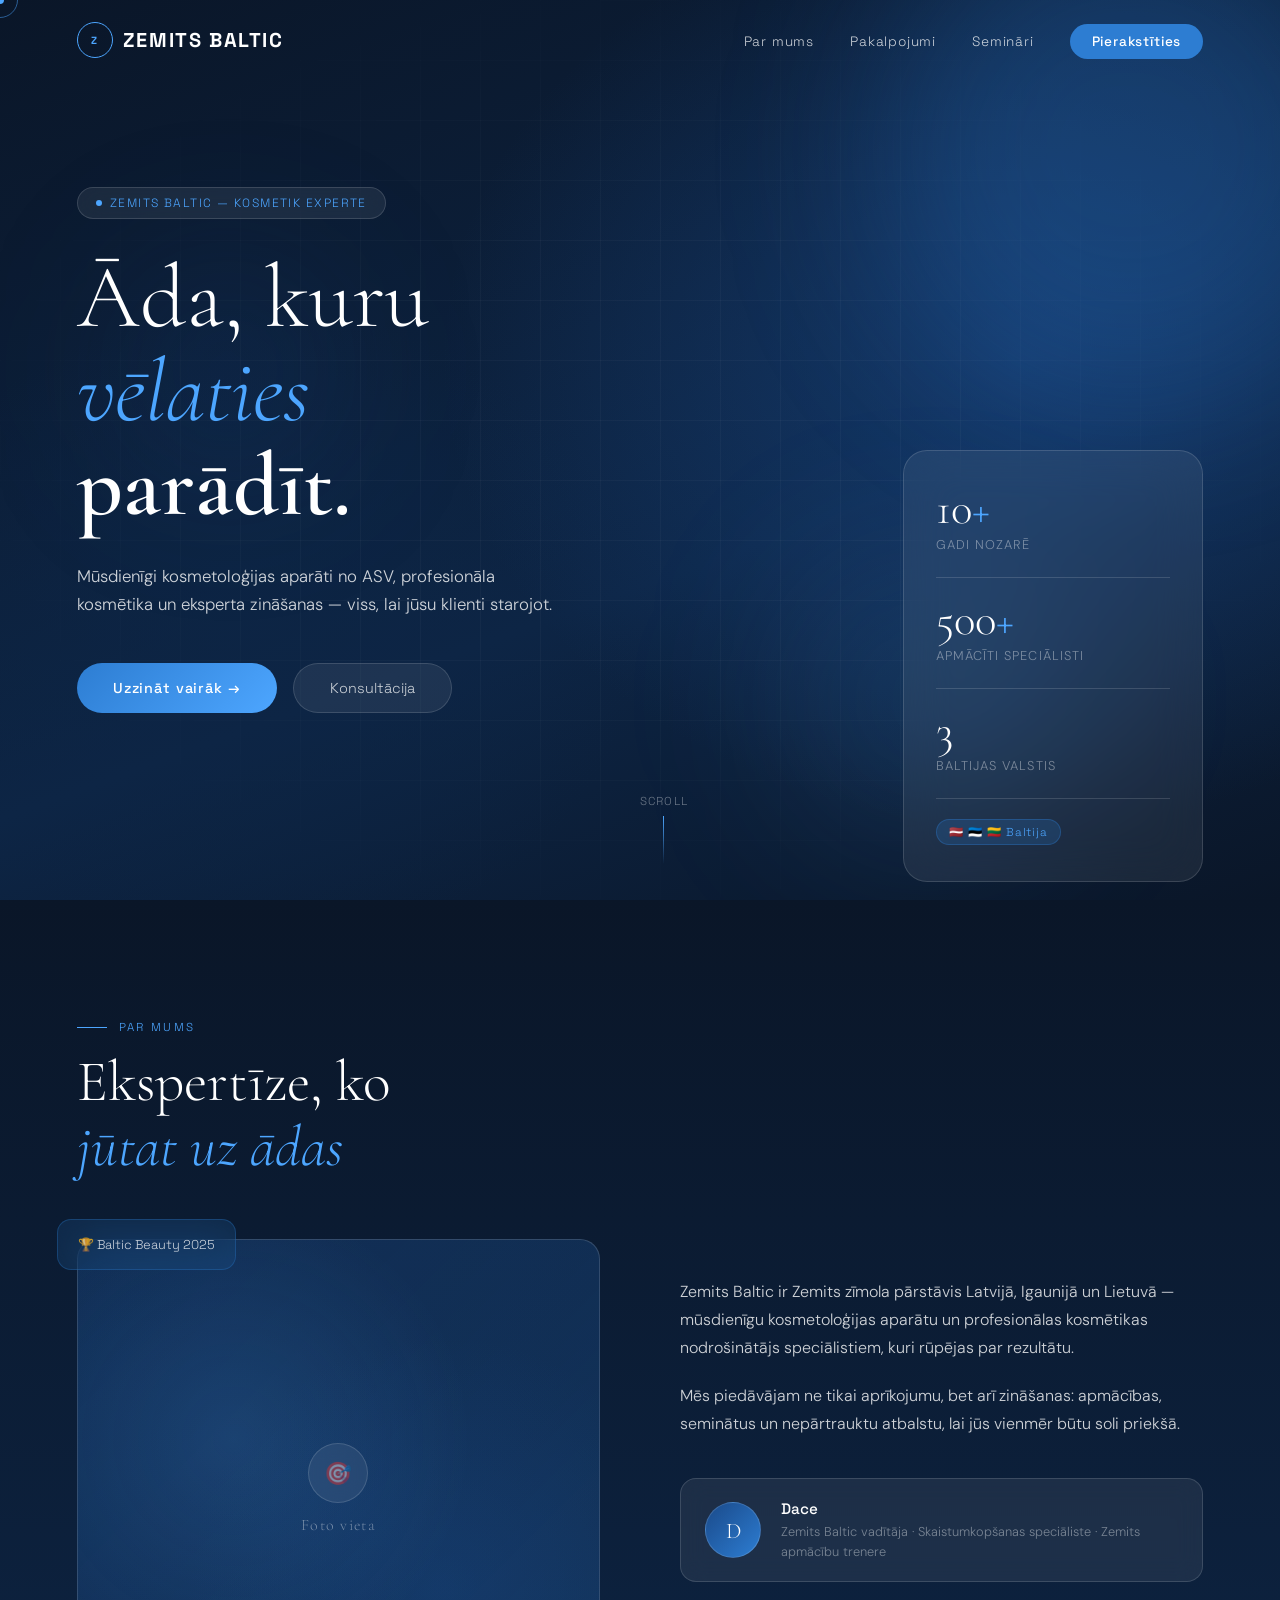
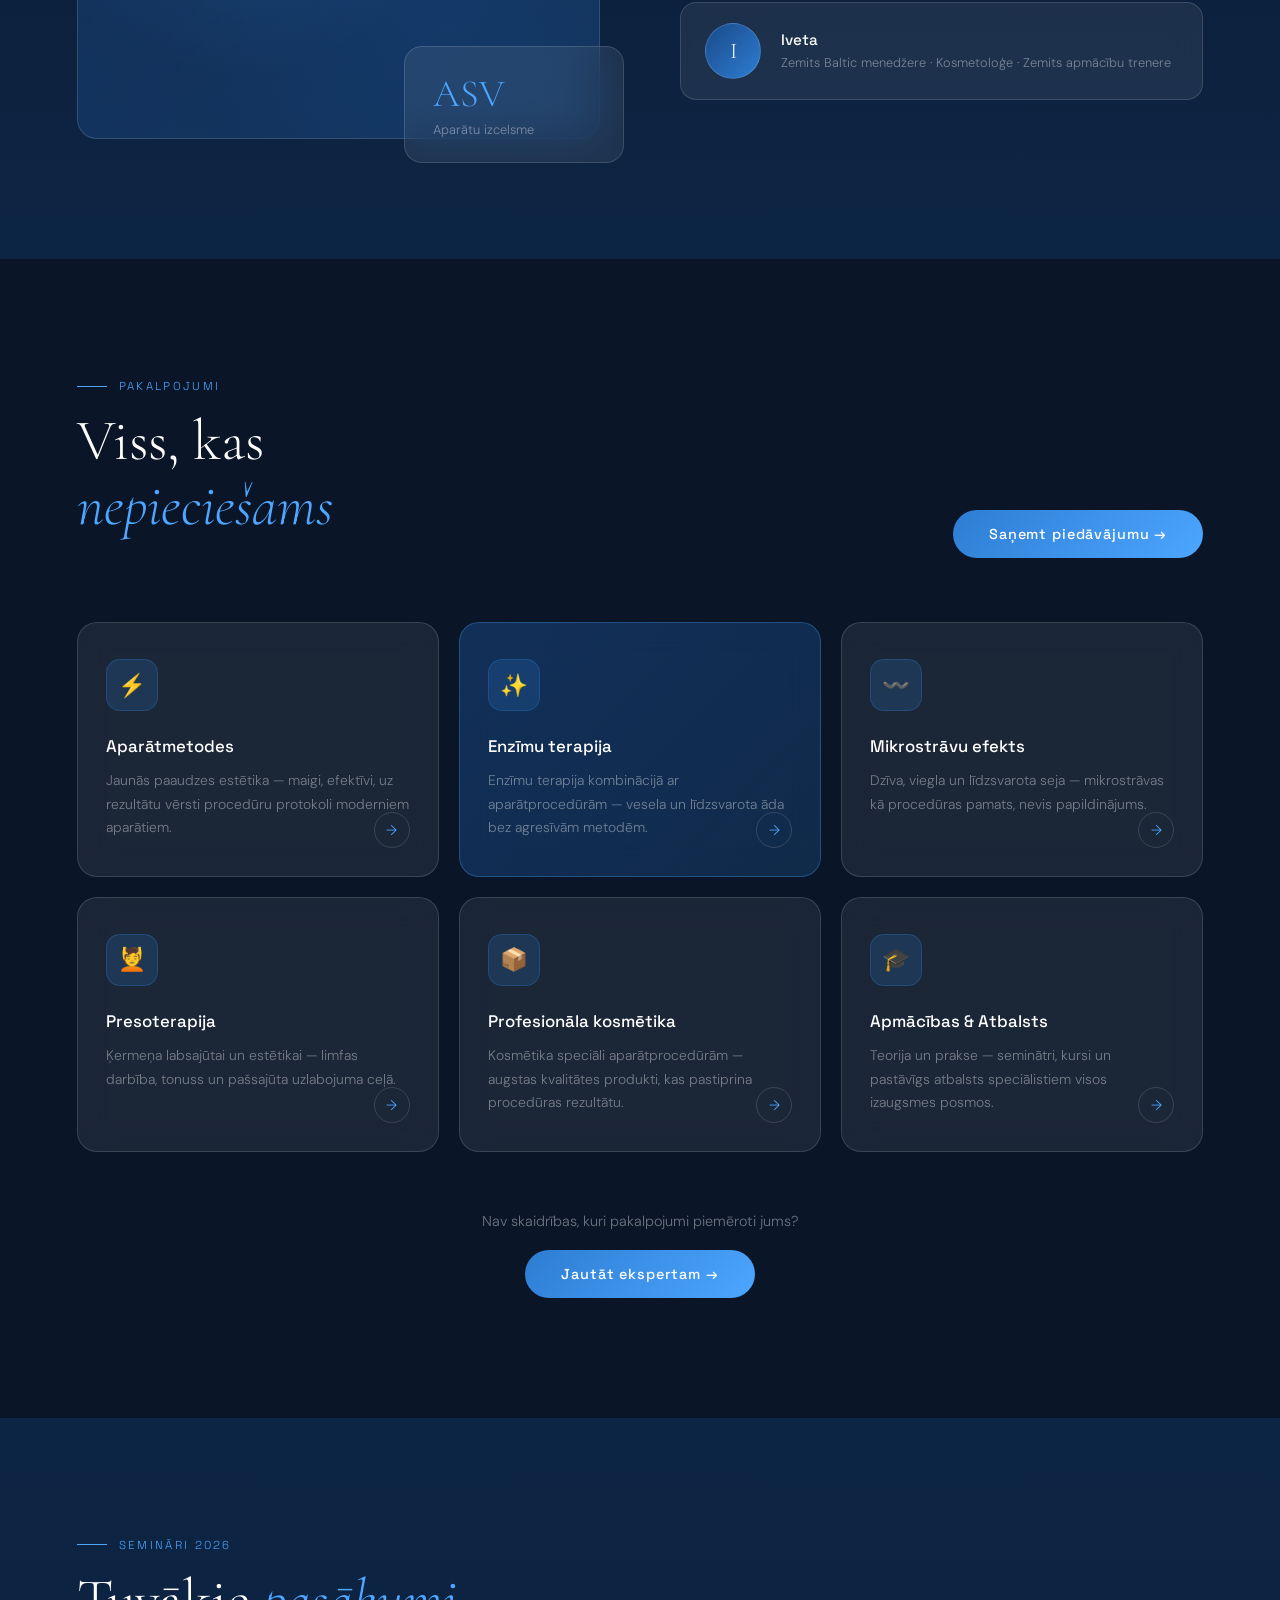
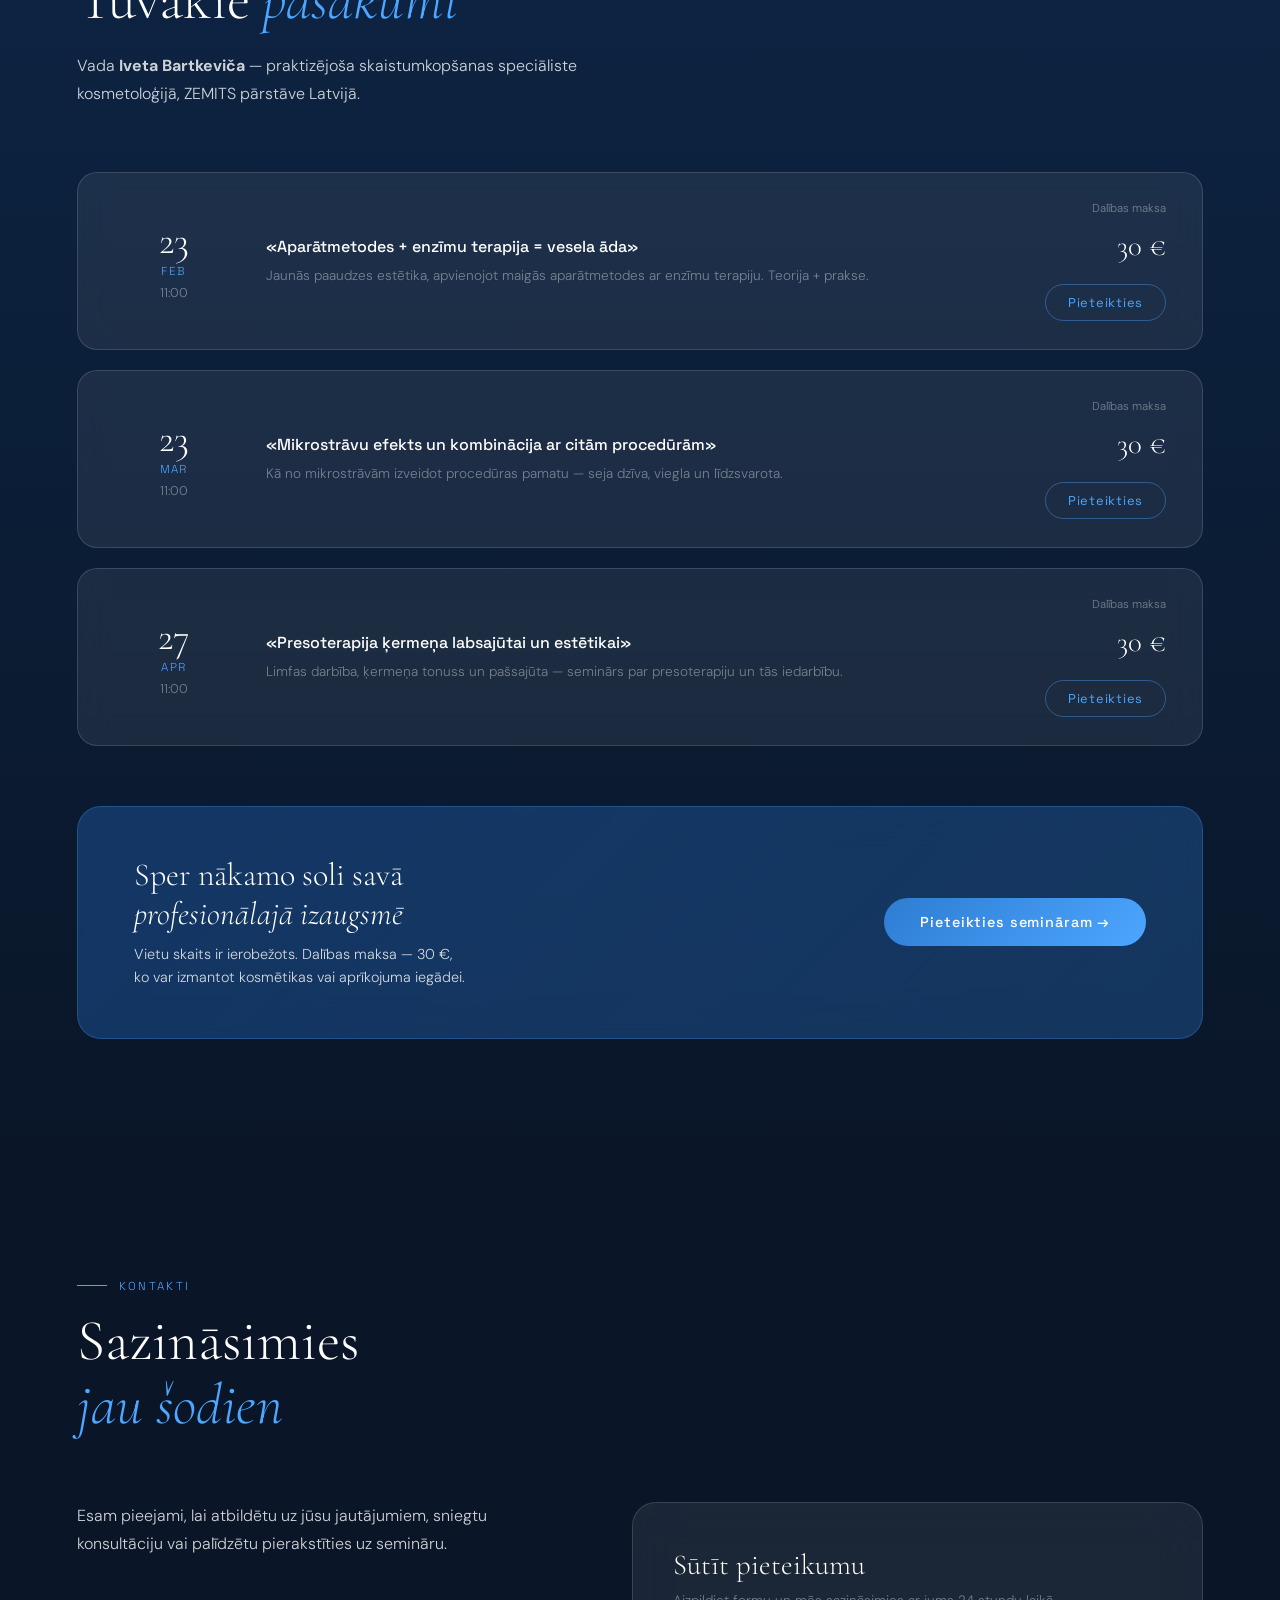
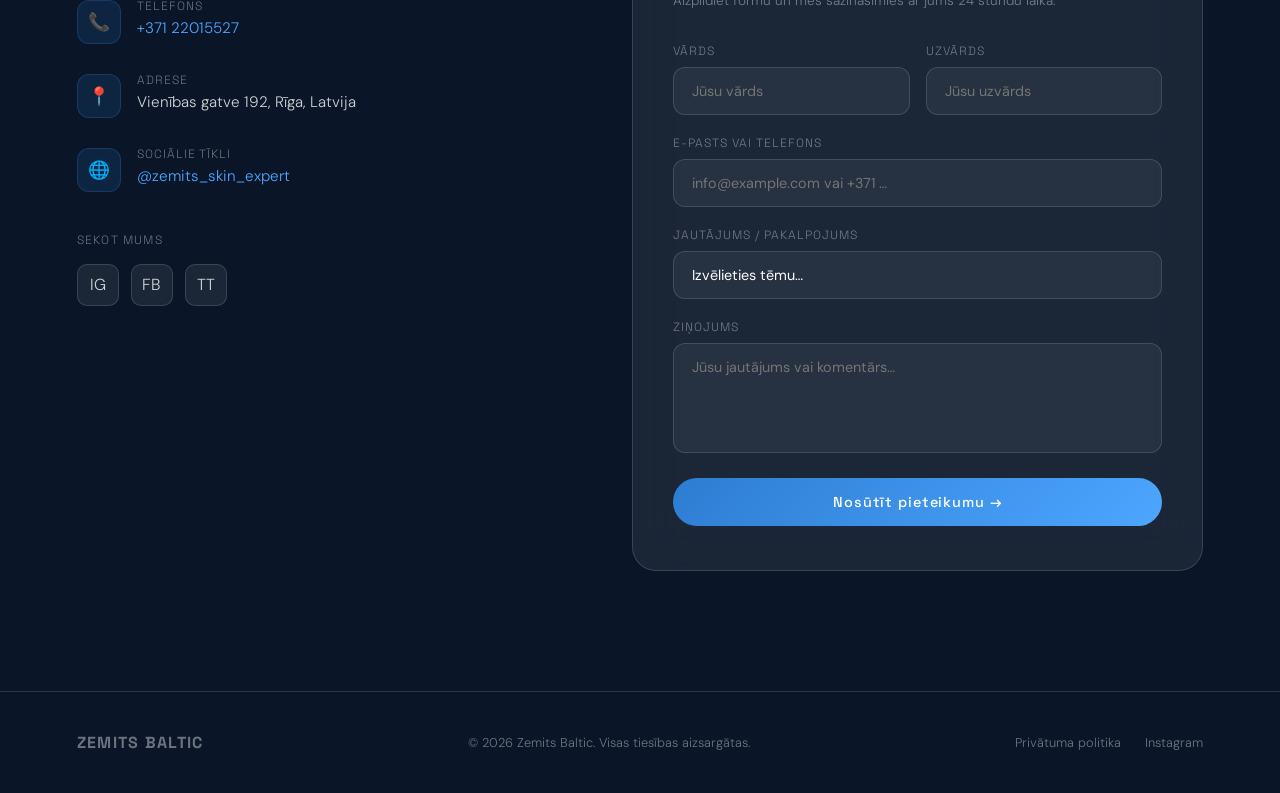
<file: zemits-baltic.html>
<!DOCTYPE html>
<html lang="lv">
<head>
<meta charset="UTF-8">
<meta name="viewport" content="width=device-width, initial-scale=1.0">
<title>Zemits Baltic — Kosmetik Experte</title>
<link rel="preconnect" href="https://fonts.googleapis.com">
<link href="https://fonts.googleapis.com/css2?family=Cormorant+Garamond:ital,wght@0,300;0,400;0,600;1,300&family=DM+Sans:wght@300;400;500&family=Space+Grotesk:wght@300;500;700&display=swap" rel="stylesheet">
<style>
  *, *::before, *::after { box-sizing: border-box; margin: 0; padding: 0; }

  :root {
    --blue-deep:   #0a1628;
    --blue-mid:    #0d2545;
    --blue-brand:  #1a4a8a;
    --blue-light:  #2d7dd2;
    --blue-glow:   #4da6ff;
    --blue-soft:   rgba(45,125,210,0.18);
    --white:       #ffffff;
    --white-80:    rgba(255,255,255,0.80);
    --white-40:    rgba(255,255,255,0.40);
    --white-10:    rgba(255,255,255,0.10);
    --white-06:    rgba(255,255,255,0.06);
    --glass-bg:    rgba(255,255,255,0.07);
    --glass-border:rgba(255,255,255,0.14);
    --accent:      #4da6ff;
    --gold:        #c8a96e;
  }

  html { scroll-behavior: smooth; }

  body {
    background: var(--blue-deep);
    color: var(--white);
    font-family: 'DM Sans', sans-serif;
    font-weight: 300;
    overflow-x: hidden;
    cursor: none;
  }

  /* Custom cursor */
  .cursor {
    position: fixed; top: 0; left: 0; z-index: 9999;
    pointer-events: none;
  }
  .cursor-dot {
    width: 8px; height: 8px; background: var(--blue-glow);
    border-radius: 50%; position: absolute;
    transform: translate(-50%,-50%);
    transition: transform .1s ease;
  }
  .cursor-ring {
    width: 36px; height: 36px;
    border: 1px solid var(--blue-glow);
    border-radius: 50%; position: absolute;
    transform: translate(-50%,-50%);
    transition: transform .18s ease, width .3s, height .3s, opacity .3s;
    opacity: .5;
  }
  body:hover .cursor-ring { opacity: .7; }

  /* Nav */
  nav {
    position: fixed; top: 0; left: 0; right: 0; z-index: 100;
    padding: 22px 6vw;
    display: flex; align-items: center; justify-content: space-between;
    transition: background .4s, backdrop-filter .4s;
  }
  nav.scrolled {
    background: rgba(10,22,40,0.85);
    backdrop-filter: blur(18px);
    border-bottom: 1px solid var(--glass-border);
  }
  .nav-logo {
    font-family: 'Space Grotesk', sans-serif;
    font-weight: 700; font-size: 1.25rem; letter-spacing: .08em;
    color: var(--white); text-decoration: none;
    display: flex; align-items: center; gap: 10px;
  }
  .logo-mark {
    width: 36px; height: 36px;
    border: 1.5px solid var(--blue-glow); border-radius: 50%;
    display: flex; align-items: center; justify-content: center;
    font-size: .65rem; font-weight: 700; letter-spacing: .06em;
    color: var(--blue-glow);
  }
  .nav-links {
    display: flex; gap: 36px; list-style: none;
  }
  .nav-links a {
    color: var(--white-80); text-decoration: none;
    font-size: .85rem; letter-spacing: .06em;
    font-family: 'Space Grotesk', sans-serif; font-weight: 300;
    transition: color .25s;
    position: relative;
  }
  .nav-links a::after {
    content: ''; position: absolute; bottom: -4px; left: 0;
    width: 0; height: 1px; background: var(--blue-glow);
    transition: width .3s ease;
  }
  .nav-links a:hover { color: var(--white); }
  .nav-links a:hover::after { width: 100%; }
  .nav-cta {
    background: var(--blue-light); color: var(--white) !important;
    padding: 9px 22px; border-radius: 100px;
    font-weight: 500 !important; transition: background .25s, box-shadow .25s !important;
  }
  .nav-cta::after { display: none !important; }
  .nav-cta:hover { background: var(--blue-glow) !important; box-shadow: 0 0 20px rgba(77,166,255,.4) !important; }

  /* ── HERO ── */
  #hero {
    min-height: 100vh;
    display: flex; align-items: center;
    position: relative; overflow: hidden;
    padding: 0 6vw;
  }

  /* animated gradient background */
  .hero-bg {
    position: absolute; inset: 0; z-index: 0;
    background: radial-gradient(ellipse 70% 80% at 80% 40%, rgba(26,74,138,.55) 0%, transparent 65%),
                radial-gradient(ellipse 50% 60% at 20% 70%, rgba(13,37,69,.8) 0%, transparent 60%),
                linear-gradient(160deg, #0a1628 0%, #0d2545 60%, #0a1628 100%);
  }
  .hero-grid {
    position: absolute; inset: 0; z-index: 0;
    background-image:
      linear-gradient(rgba(255,255,255,.03) 1px, transparent 1px),
      linear-gradient(90deg, rgba(255,255,255,.03) 1px, transparent 1px);
    background-size: 60px 60px;
    mask-image: radial-gradient(ellipse 80% 80% at 50% 50%, black 30%, transparent 70%);
  }
  .hero-orb {
    position: absolute; border-radius: 50%;
    filter: blur(80px); pointer-events: none; animation: orbFloat 8s ease-in-out infinite;
  }
  .orb-1 { width: 500px; height: 500px; right: -100px; top: -100px; background: rgba(45,125,210,.25); animation-delay: 0s; }
  .orb-2 { width: 300px; height: 300px; right: 200px; bottom: 50px; background: rgba(77,166,255,.12); animation-delay: -3s; }
  .orb-3 { width: 200px; height: 200px; left: 10%; top: 30%; background: rgba(26,74,138,.2); animation-delay: -5s; }
  @keyframes orbFloat {
    0%,100% { transform: translate(0,0) scale(1); }
    33% { transform: translate(20px,-30px) scale(1.05); }
    66% { transform: translate(-10px,20px) scale(.97); }
  }

  .hero-content { position: relative; z-index: 2; max-width: 700px; }

  .hero-badge {
    display: inline-flex; align-items: center; gap: 8px;
    background: var(--glass-bg); border: 1px solid var(--glass-border);
    backdrop-filter: blur(12px);
    padding: 7px 18px; border-radius: 100px;
    font-size: .75rem; font-family: 'Space Grotesk',sans-serif;
    letter-spacing: .12em; color: var(--blue-glow);
    margin-bottom: 32px;
    animation: fadeUp .8s ease both;
  }
  .badge-dot { width: 6px; height: 6px; background: var(--blue-glow); border-radius: 50%; animation: pulse 2s infinite; }
  @keyframes pulse { 0%,100%{opacity:1;transform:scale(1)} 50%{opacity:.5;transform:scale(.7)} }

  .hero-title {
    font-family: 'Cormorant Garamond', serif;
    font-size: clamp(3.2rem, 7vw, 6rem);
    font-weight: 300; line-height: 1.05;
    margin-bottom: 28px;
    animation: fadeUp .9s .1s ease both;
  }
  .hero-title em { font-style: italic; color: var(--blue-glow); }
  .hero-title strong { font-weight: 600; display: block; }

  .hero-sub {
    font-size: 1.05rem; color: var(--white-80);
    line-height: 1.7; max-width: 480px;
    margin-bottom: 44px;
    animation: fadeUp .9s .2s ease both;
  }

  .hero-actions {
    display: flex; gap: 16px; flex-wrap: wrap;
    animation: fadeUp .9s .3s ease both;
  }

  .btn-primary {
    background: linear-gradient(135deg, var(--blue-light), var(--blue-glow));
    color: var(--white); border: none;
    padding: 15px 36px; border-radius: 100px;
    font-family: 'Space Grotesk',sans-serif; font-size: .9rem; font-weight: 500;
    letter-spacing: .06em; cursor: none; text-decoration: none;
    display: inline-flex; align-items: center; gap: 8px;
    transition: box-shadow .3s, transform .2s;
    position: relative; overflow: hidden;
  }
  .btn-primary::before {
    content: ''; position: absolute; inset: 0;
    background: linear-gradient(135deg, rgba(255,255,255,.15), transparent);
    opacity: 0; transition: opacity .3s;
  }
  .btn-primary:hover { box-shadow: 0 0 30px rgba(77,166,255,.45), 0 4px 20px rgba(0,0,0,.3); transform: translateY(-2px); }
  .btn-primary:hover::before { opacity: 1; }

  .btn-ghost {
    background: transparent; color: var(--white-80);
    border: 1px solid var(--glass-border);
    padding: 15px 36px; border-radius: 100px;
    font-family: 'Space Grotesk',sans-serif; font-size: .9rem; font-weight: 300;
    cursor: none; text-decoration: none;
    display: inline-flex; align-items: center; gap: 8px;
    backdrop-filter: blur(8px); background: var(--glass-bg);
    transition: border-color .3s, color .3s, box-shadow .3s;
  }
  .btn-ghost:hover { border-color: var(--blue-glow); color: var(--white); box-shadow: inset 0 0 20px rgba(77,166,255,.08); }

  /* floating glass card */
  .hero-card {
    position: absolute; right: 6vw; top: 50%; transform: translateY(-50%);
    z-index: 2;
    background: var(--glass-bg); border: 1px solid var(--glass-border);
    backdrop-filter: blur(24px); border-radius: 24px;
    padding: 36px 32px; width: 300px;
    animation: fadeUp 1s .4s ease both, floatCard 6s 1.4s ease-in-out infinite;
  }
  @keyframes floatCard {
    0%,100%{ transform: translateY(-50%) translateY(0); }
    50%{ transform: translateY(-50%) translateY(-12px); }
  }
  .hero-card-stat { margin-bottom: 24px; }
  .hero-card-stat:last-child { margin-bottom: 0; }
  .stat-number {
    font-family: 'Cormorant Garamond',serif;
    font-size: 2.8rem; font-weight: 300; color: var(--white); line-height: 1;
  }
  .stat-number span { color: var(--blue-glow); }
  .stat-label { font-size: .8rem; color: var(--white-40); letter-spacing: .08em; margin-top: 4px; }
  .hero-card-divider { height: 1px; background: var(--glass-border); margin: 20px 0; }
  .hero-card-tag {
    display: inline-flex; align-items: center; gap: 6px;
    background: rgba(45,125,210,.2); border: 1px solid rgba(45,125,210,.35);
    padding: 5px 12px; border-radius: 100px;
    font-size: .72rem; color: var(--blue-glow); font-family: 'Space Grotesk',sans-serif;
    letter-spacing: .08em;
  }

  /* scroll indicator */
  .scroll-hint {
    position: absolute; bottom: 36px; left: 50%; transform: translateX(-50%);
    z-index: 2; display: flex; flex-direction: column; align-items: center; gap: 8px;
    color: var(--white-40); font-size: .72rem; letter-spacing: .1em;
    font-family: 'Space Grotesk',sans-serif;
    animation: fadeUp 1s .8s ease both;
  }
  .scroll-line {
    width: 1px; height: 48px; background: linear-gradient(to bottom, var(--blue-glow), transparent);
    animation: scrollLine 2s ease-in-out infinite;
  }
  @keyframes scrollLine { 0%{transform:scaleY(0);transform-origin:top} 50%{transform:scaleY(1);transform-origin:top} 51%{transform:scaleY(1);transform-origin:bottom} 100%{transform:scaleY(0);transform-origin:bottom} }

  @keyframes fadeUp {
    from { opacity: 0; transform: translateY(30px); }
    to   { opacity: 1; transform: translateY(0); }
  }

  /* ── SECTION COMMON ── */
  section { padding: 120px 6vw; position: relative; }
  .section-label {
    font-family: 'Space Grotesk',sans-serif;
    font-size: .72rem; letter-spacing: .2em; color: var(--blue-glow);
    text-transform: uppercase; margin-bottom: 16px;
    display: flex; align-items: center; gap: 12px;
  }
  .section-label::before { content: ''; width: 30px; height: 1px; background: var(--blue-glow); }
  .section-title {
    font-family: 'Cormorant Garamond',serif;
    font-size: clamp(2.2rem, 4.5vw, 3.6rem);
    font-weight: 300; line-height: 1.12; color: var(--white);
    margin-bottom: 20px;
  }
  .section-title em { font-style: italic; color: var(--blue-glow); }
  .section-sub {
    font-size: 1rem; color: var(--white-80); line-height: 1.75; max-width: 520px;
  }

  /* reveal */
  .reveal { opacity: 0; transform: translateY(40px); transition: opacity .8s ease, transform .8s ease; }
  .reveal.visible { opacity: 1; transform: translateY(0); }
  .reveal-delay-1 { transition-delay: .1s; }
  .reveal-delay-2 { transition-delay: .2s; }
  .reveal-delay-3 { transition-delay: .3s; }
  .reveal-delay-4 { transition-delay: .4s; }

  /* ── ABOUT ── */
  #about {
    background: linear-gradient(180deg, var(--blue-deep) 0%, var(--blue-mid) 100%);
    overflow: hidden;
  }
  .about-grid {
    display: grid; grid-template-columns: 1fr 1fr; gap: 80px;
    align-items: center; margin-top: 60px;
  }
  .about-visual {
    position: relative; height: 500px;
  }
  .about-img-placeholder {
    position: absolute; inset: 0;
    border-radius: 20px; overflow: hidden;
    background: linear-gradient(135deg, rgba(26,74,138,.4), rgba(45,125,210,.2));
    border: 1px solid var(--glass-border);
    display: flex; align-items: center; justify-content: center;
    font-family: 'Cormorant Garamond',serif;
    font-size: 1rem; color: var(--white-40); letter-spacing: .08em;
  }
  .about-img-placeholder::before {
    content: ''; position: absolute; inset: 0;
    background: 
      radial-gradient(circle at 30% 40%, rgba(77,166,255,.15) 0%, transparent 50%),
      radial-gradient(circle at 70% 70%, rgba(26,74,138,.3) 0%, transparent 50%);
  }
  .about-img-label {
    position: relative; text-align: center;
  }
  .img-icon {
    width: 60px; height: 60px; border: 1px solid var(--glass-border);
    border-radius: 50%; display: flex; align-items: center; justify-content: center;
    margin: 0 auto 12px; font-size: 1.4rem;
    background: var(--glass-bg); backdrop-filter: blur(10px);
  }

  .about-float-card {
    position: absolute; bottom: -24px; right: -24px;
    background: var(--glass-bg); border: 1px solid var(--glass-border);
    backdrop-filter: blur(20px); border-radius: 18px;
    padding: 24px 28px; z-index: 2;
    width: 220px;
  }
  .about-float-card .big { font-family:'Cormorant Garamond',serif; font-size: 2.4rem; font-weight:300; color:var(--blue-glow); }
  .about-float-card .label { font-size:.8rem; color:var(--white-40); margin-top:4px; }

  .about-float-card-2 {
    position: absolute; top: -20px; left: -20px;
    background: rgba(45,125,210,.15); border: 1px solid rgba(45,125,210,.3);
    backdrop-filter: blur(20px); border-radius: 14px;
    padding: 16px 20px; z-index: 2;
  }
  .about-float-card-2 .tag-text { font-size:.8rem; color:var(--white-80); font-family:'Space Grotesk',sans-serif; }

  .about-text {}
  .team-cards { display: flex; flex-direction: column; gap: 20px; margin-top: 40px; }
  .team-card {
    display: flex; gap: 20px; align-items: center;
    background: var(--glass-bg); border: 1px solid var(--glass-border);
    backdrop-filter: blur(12px); border-radius: 16px; padding: 20px 24px;
    transition: border-color .3s, box-shadow .3s;
  }
  .team-card:hover { border-color: rgba(77,166,255,.35); box-shadow: 0 0 30px rgba(77,166,255,.08); }
  .team-avatar {
    width: 56px; height: 56px; border-radius: 50%;
    background: linear-gradient(135deg, var(--blue-brand), var(--blue-light));
    flex-shrink: 0; display: flex; align-items: center; justify-content: center;
    font-family:'Cormorant Garamond',serif; font-size:1.4rem; color:var(--white);
    border: 1px solid var(--glass-border);
  }
  .team-info {}
  .team-name { font-family:'Space Grotesk',sans-serif; font-weight:500; font-size:.95rem; color:var(--white); }
  .team-role { font-size:.8rem; color:var(--white-40); margin-top:4px; line-height:1.5; }

  /* ── SERVICES ── */
  #services { background: var(--blue-deep); }
  .services-header { display: flex; justify-content: space-between; align-items: flex-end; margin-bottom: 64px; flex-wrap: wrap; gap: 24px; }
  .services-grid {
    display: grid; grid-template-columns: repeat(3, 1fr); gap: 20px;
  }
  .service-card {
    background: var(--glass-bg); border: 1px solid var(--glass-border);
    backdrop-filter: blur(16px); border-radius: 20px;
    padding: 36px 28px; position: relative; overflow: hidden;
    transition: transform .3s, border-color .3s, box-shadow .3s;
    cursor: none;
  }
  .service-card::before {
    content: ''; position: absolute; inset: 0;
    background: radial-gradient(circle at 80% 0%, rgba(45,125,210,.15), transparent 60%);
    opacity: 0; transition: opacity .4s;
  }
  .service-card:hover { transform: translateY(-6px); border-color: rgba(77,166,255,.3); box-shadow: 0 20px 40px rgba(0,0,0,.3), 0 0 30px rgba(77,166,255,.08); }
  .service-card:hover::before { opacity: 1; }
  .service-card.featured {
    background: linear-gradient(135deg, rgba(26,74,138,.5), rgba(45,125,210,.2));
    border-color: rgba(77,166,255,.3);
    grid-column: span 1;
  }

  .service-icon {
    width: 52px; height: 52px; border-radius: 14px;
    background: rgba(45,125,210,.2); border: 1px solid rgba(45,125,210,.3);
    display: flex; align-items: center; justify-content: center;
    font-size: 1.4rem; margin-bottom: 24px;
  }
  .service-name {
    font-family: 'Space Grotesk',sans-serif; font-weight: 500;
    font-size: 1.05rem; color: var(--white); margin-bottom: 12px;
  }
  .service-desc {
    font-size: .87rem; color: var(--white-40); line-height: 1.7;
  }
  .service-arrow {
    position: absolute; bottom: 28px; right: 28px;
    width: 36px; height: 36px; border-radius: 50%;
    border: 1px solid var(--glass-border);
    display: flex; align-items: center; justify-content: center;
    font-size: .9rem; color: var(--blue-glow);
    transition: background .3s, border-color .3s;
  }
  .service-card:hover .service-arrow { background: var(--blue-glow); border-color: var(--blue-glow); color: var(--white); }

  .services-cta { text-align: center; margin-top: 60px; }

  /* ── SEMINARS ── */
  #seminars {
    background: linear-gradient(180deg, var(--blue-mid) 0%, var(--blue-deep) 100%);
    overflow: hidden;
  }
  .seminars-inner { margin-top: 64px; }
  .seminars-list { display: flex; flex-direction: column; gap: 20px; }

  .seminar-item {
    display: grid; grid-template-columns: 120px 1fr auto;
    gap: 32px; align-items: center;
    background: var(--glass-bg); border: 1px solid var(--glass-border);
    backdrop-filter: blur(16px); border-radius: 20px;
    padding: 28px 36px;
    transition: transform .3s, border-color .3s, box-shadow .3s;
    cursor: none; position: relative; overflow: hidden;
  }
  .seminar-item::after {
    content: ''; position: absolute; left: 0; top: 0; bottom: 0; width: 3px;
    background: linear-gradient(to bottom, var(--blue-light), var(--blue-glow));
    opacity: 0; transition: opacity .3s;
  }
  .seminar-item:hover { transform: translateX(6px); border-color: rgba(77,166,255,.3); box-shadow: 0 0 30px rgba(77,166,255,.08); }
  .seminar-item:hover::after { opacity: 1; }

  .seminar-date-block { text-align: center; }
  .seminar-day { font-family:'Cormorant Garamond',serif; font-size:2.4rem; font-weight:300; color:var(--white); line-height:1; }
  .seminar-month { font-family:'Space Grotesk',sans-serif; font-size:.72rem; letter-spacing:.12em; color:var(--blue-glow); text-transform:uppercase; margin-top:4px; }
  .seminar-time { font-size:.8rem; color:var(--white-40); margin-top:6px; }

  .seminar-info {}
  .seminar-title { font-family:'Space Grotesk',sans-serif; font-weight:500; font-size:1rem; color:var(--white); margin-bottom:8px; }
  .seminar-desc { font-size:.85rem; color:var(--white-40); line-height:1.65; }

  .seminar-meta { text-align: right; }
  .seminar-price {
    font-family:'Cormorant Garamond',serif; font-size:1.8rem; font-weight:300; color:var(--white);
  }
  .seminar-price-label { font-size:.72rem; color:var(--white-40); margin-bottom:12px; }
  .btn-seminar {
    display: inline-block;
    background: transparent; color: var(--blue-glow);
    border: 1px solid rgba(77,166,255,.4);
    padding: 9px 22px; border-radius: 100px;
    font-family:'Space Grotesk',sans-serif; font-size:.8rem; font-weight:400;
    letter-spacing:.06em; text-decoration: none; cursor: none;
    transition: background .3s, color .3s;
    white-space: nowrap;
  }
  .btn-seminar:hover { background: var(--blue-glow); color: var(--white); }

  .seminar-banner {
    margin-top: 60px;
    background: linear-gradient(135deg, rgba(26,74,138,.6), rgba(45,125,210,.3));
    border: 1px solid rgba(77,166,255,.25);
    backdrop-filter: blur(20px); border-radius: 24px;
    padding: 48px 56px;
    display: flex; align-items: center; justify-content: space-between; gap: 32px;
  }
  .seminar-banner-text {}
  .seminar-banner-title { font-family:'Cormorant Garamond',serif; font-size:2rem; font-weight:300; color:var(--white); margin-bottom:10px; }
  .seminar-banner-sub { font-size:.9rem; color:var(--white-80); line-height:1.6; }

  /* ── CONTACTS ── */
  #contacts { background: var(--blue-deep); }
  .contacts-grid {
    display: grid; grid-template-columns: 1fr 1.2fr; gap: 80px;
    margin-top: 64px; align-items: start;
  }
  .contacts-info {}
  .contact-item {
    display: flex; gap: 16px; align-items: flex-start;
    margin-bottom: 28px;
  }
  .contact-icon {
    width: 44px; height: 44px; border-radius: 12px;
    background: rgba(45,125,210,.15); border: 1px solid rgba(45,125,210,.25);
    display: flex; align-items: center; justify-content: center;
    font-size: 1.1rem; flex-shrink: 0; margin-top: 2px;
  }
  .contact-label { font-size:.75rem; color:var(--white-40); letter-spacing:.08em; margin-bottom:4px; font-family:'Space Grotesk',sans-serif; text-transform:uppercase; }
  .contact-value { font-size:.95rem; color:var(--white-80); }
  .contact-value a { color: var(--blue-glow); text-decoration: none; }
  .contact-value a:hover { text-decoration: underline; }

  .contacts-social { margin-top: 40px; }
  .social-title { font-size:.75rem; color:var(--white-40); letter-spacing:.1em; font-family:'Space Grotesk',sans-serif; text-transform:uppercase; margin-bottom:16px; }
  .social-links { display:flex; gap:12px; }
  .social-link {
    width: 42px; height: 42px; border-radius: 10px;
    background: var(--glass-bg); border: 1px solid var(--glass-border);
    display: flex; align-items: center; justify-content: center;
    font-size:1rem; text-decoration:none; color:var(--white-80);
    transition: border-color .3s, color .3s, background .3s;
  }
  .social-link:hover { border-color: var(--blue-glow); color: var(--blue-glow); background: rgba(77,166,255,.08); }

  /* Form */
  .contact-form {
    background: var(--glass-bg); border: 1px solid var(--glass-border);
    backdrop-filter: blur(24px); border-radius: 24px;
    padding: 44px 40px;
  }
  .form-title { font-family:'Cormorant Garamond',serif; font-size:1.8rem; font-weight:300; color:var(--white); margin-bottom:8px; }
  .form-sub { font-size:.85rem; color:var(--white-40); margin-bottom:32px; line-height:1.6; }

  .form-group { margin-bottom: 20px; }
  .form-group label {
    display:block; font-size:.75rem; letter-spacing:.08em; color:var(--white-40);
    font-family:'Space Grotesk',sans-serif; text-transform:uppercase; margin-bottom:8px;
  }
  .form-group input,
  .form-group textarea,
  .form-group select {
    width: 100%; background: rgba(255,255,255,.05);
    border: 1px solid var(--glass-border); border-radius: 12px;
    padding: 14px 18px; color: var(--white);
    font-family:'DM Sans',sans-serif; font-size:.9rem;
    transition: border-color .3s, box-shadow .3s;
    outline: none; appearance: none;
  }
  .form-group input:focus,
  .form-group textarea:focus,
  .form-group select:focus {
    border-color: var(--blue-glow);
    box-shadow: 0 0 0 3px rgba(77,166,255,.12);
  }
  .form-group textarea { height: 110px; resize: none; }
  .form-group select option { background: var(--blue-mid); }
  .form-row { display: grid; grid-template-columns: 1fr 1fr; gap: 16px; }

  /* ── FOOTER ── */
  footer {
    border-top: 1px solid var(--glass-border);
    padding: 40px 6vw;
    display: flex; align-items: center; justify-content: space-between;
    flex-wrap: wrap; gap: 16px;
  }
  .footer-logo { font-family:'Space Grotesk',sans-serif; font-weight:700; font-size:1rem; letter-spacing:.08em; color:var(--white-40); }
  .footer-copy { font-size:.8rem; color:var(--white-40); }
  .footer-links { display:flex; gap:24px; }
  .footer-links a { font-size:.8rem; color:var(--white-40); text-decoration:none; transition:color .2s; }
  .footer-links a:hover { color:var(--white); }

  /* ── RESPONSIVE ── */
  @media (max-width: 1024px) {
    .hero-card { display: none; }
    .about-grid { grid-template-columns: 1fr; gap: 40px; }
    .about-visual { height: 300px; }
    .services-grid { grid-template-columns: 1fr 1fr; }
    .contacts-grid { grid-template-columns: 1fr; gap: 40px; }
  }
  @media (max-width: 768px) {
    .nav-links { display: none; }
    .services-grid { grid-template-columns: 1fr; }
    .seminar-item { grid-template-columns: 80px 1fr; grid-template-rows: auto auto; }
    .seminar-meta { grid-column: 2; }
    .seminar-banner { flex-direction: column; padding: 32px; }
    .form-row { grid-template-columns: 1fr; }
  }
</style>
</head>
<body>

<!-- Custom cursor -->
<div class="cursor">
  <div class="cursor-ring" id="cursorRing"></div>
  <div class="cursor-dot" id="cursorDot"></div>
</div>

<!-- NAV -->
<nav id="mainNav">
  <a href="#" class="nav-logo">
    <div class="logo-mark">Z</div>
    ZEMITS BALTIC
  </a>
  <ul class="nav-links">
    <li><a href="#about">Par mums</a></li>
    <li><a href="#services">Pakalpojumi</a></li>
    <li><a href="#seminars">Semināri</a></li>
    <li><a href="#contacts" class="nav-cta">Pierakstīties</a></li>
  </ul>
</nav>

<!-- HERO -->
<section id="hero">
  <div class="hero-bg"></div>
  <div class="hero-grid"></div>
  <div class="hero-orb orb-1"></div>
  <div class="hero-orb orb-2"></div>
  <div class="hero-orb orb-3"></div>

  <div class="hero-content">
    <div class="hero-badge">
      <span class="badge-dot"></span>
      ZEMITS BALTIC — KOSMETIK EXPERTE
    </div>
    <h1 class="hero-title">
      Āda, kuru<br>
      <em>vēlaties</em><br>
      <strong>parādīt.</strong>
    </h1>
    <p class="hero-sub">
      Mūsdienīgi kosmetoloģijas aparāti no ASV, profesionāla kosmētika un eksperta zināšanas — viss, lai jūsu klienti starojot.
    </p>
    <div class="hero-actions">
      <a href="#services" class="btn-primary">Uzzināt vairāk →</a>
      <a href="#contacts" class="btn-ghost">Konsultācija</a>
    </div>
  </div>

  <!-- floating card -->
  <div class="hero-card">
    <div class="hero-card-stat">
      <div class="stat-number">10<span>+</span></div>
      <div class="stat-label">GADI NOZARĒ</div>
    </div>
    <div class="hero-card-divider"></div>
    <div class="hero-card-stat">
      <div class="stat-number">500<span>+</span></div>
      <div class="stat-label">APMĀCĪTI SPECIĀLISTI</div>
    </div>
    <div class="hero-card-divider"></div>
    <div class="hero-card-stat">
      <div class="stat-number">3</div>
      <div class="stat-label">BALTIJAS VALSTIS</div>
    </div>
    <div class="hero-card-divider"></div>
    <div class="hero-card-tag">🇱🇻 🇪🇪 🇱🇹 Baltija</div>
  </div>

  <div class="scroll-hint">
    <span>SCROLL</span>
    <div class="scroll-line"></div>
  </div>
</section>

<!-- ABOUT -->
<section id="about">
  <div class="section-label reveal">Par mums</div>
  <h2 class="section-title reveal reveal-delay-1">
    Ekspertīze, ko<br><em>jūtat uz ādas</em>
  </h2>

  <div class="about-grid">
    <div class="about-visual reveal reveal-delay-2">
      <div class="about-img-placeholder">
        <div class="about-img-label">
          <div class="img-icon">🎯</div>
          <div>Foto vieta</div>
        </div>
      </div>
      <div class="about-float-card">
        <div class="big">ASV</div>
        <div class="label">Aparātu izcelsme</div>
      </div>
      <div class="about-float-card-2">
        <div class="tag-text">🏆 Baltic Beauty 2025</div>
      </div>
    </div>

    <div class="about-text">
      <p class="section-sub reveal reveal-delay-1">
        Zemits Baltic ir Zemits zīmola pārstāvis Latvijā, Igaunijā un Lietuvā — mūsdienīgu kosmetoloģijas aparātu un profesionālas kosmētikas nodrošinātājs speciālistiem, kuri rūpējas par rezultātu.
      </p>
      <p class="section-sub reveal reveal-delay-2" style="margin-top:20px;">
        Mēs piedāvājam ne tikai aprīkojumu, bet arī zināšanas: apmācības, seminātus un nepārtrauktu atbalstu, lai jūs vienmēr būtu soli priekšā.
      </p>

      <div class="team-cards" style="margin-top:40px;">
        <div class="team-card reveal reveal-delay-2">
          <div class="team-avatar">D</div>
          <div class="team-info">
            <div class="team-name">Dace</div>
            <div class="team-role">Zemits Baltic vadītāja · Skaistumkopšanas speciāliste · Zemits apmācību trenere</div>
          </div>
        </div>
        <div class="team-card reveal reveal-delay-3">
          <div class="team-avatar">I</div>
          <div class="team-info">
            <div class="team-name">Iveta</div>
            <div class="team-role">Zemits Baltic menedžere · Kosmetoloģe · Zemits apmācību trenere</div>
          </div>
        </div>
      </div>
    </div>
  </div>
</section>

<!-- SERVICES -->
<section id="services">
  <div class="services-header">
    <div>
      <div class="section-label reveal">Pakalpojumi</div>
      <h2 class="section-title reveal reveal-delay-1">
        Viss, kas<br><em>nepieciešams</em>
      </h2>
    </div>
    <a href="#contacts" class="btn-primary reveal reveal-delay-2">Saņemt piedāvājumu →</a>
  </div>

  <div class="services-grid">
    <div class="service-card reveal">
      <div class="service-icon">⚡</div>
      <div class="service-name">Aparātmetodes</div>
      <div class="service-desc">Jaunās paaudzes estētika — maigi, efektīvi, uz rezultātu vērsti procedūru protokoli moderniem aparātiem.</div>
      <div class="service-arrow">→</div>
    </div>
    <div class="service-card featured reveal reveal-delay-1">
      <div class="service-icon">✨</div>
      <div class="service-name">Enzīmu terapija</div>
      <div class="service-desc">Enzīmu terapija kombinācijā ar aparātprocedūrām — vesela un līdzsvarota āda bez agresīvām metodēm.</div>
      <div class="service-arrow">→</div>
    </div>
    <div class="service-card reveal reveal-delay-2">
      <div class="service-icon">〰️</div>
      <div class="service-name">Mikrostrāvu efekts</div>
      <div class="service-desc">Dzīva, viegla un līdzsvarota seja — mikrostrāvas kā procedūras pamats, nevis papildinājums.</div>
      <div class="service-arrow">→</div>
    </div>
    <div class="service-card reveal reveal-delay-1">
      <div class="service-icon">💆</div>
      <div class="service-name">Presoterapija</div>
      <div class="service-desc">Ķermeņa labsajūtai un estētikai — limfas darbība, tonuss un pašsajūta uzlabojuma ceļā.</div>
      <div class="service-arrow">→</div>
    </div>
    <div class="service-card reveal reveal-delay-2">
      <div class="service-icon">📦</div>
      <div class="service-name">Profesionāla kosmētika</div>
      <div class="service-desc">Kosmētika speciāli aparātprocedūrām — augstas kvalitātes produkti, kas pastiprina procedūras rezultātu.</div>
      <div class="service-arrow">→</div>
    </div>
    <div class="service-card reveal reveal-delay-3">
      <div class="service-icon">🎓</div>
      <div class="service-name">Apmācības & Atbalsts</div>
      <div class="service-desc">Teorija un prakse — seminātri, kursi un pastāvīgs atbalsts speciālistiem visos izaugsmes posmos.</div>
      <div class="service-arrow">→</div>
    </div>
  </div>

  <div class="services-cta reveal">
    <p style="color:var(--white-40); margin-bottom:20px; font-size:.9rem;">Nav skaidrības, kuri pakalpojumi piemēroti jums?</p>
    <a href="#contacts" class="btn-primary">Jautāt ekspertam →</a>
  </div>
</section>

<!-- SEMINARS -->
<section id="seminars">
  <div class="section-label reveal">Semināri 2026</div>
  <h2 class="section-title reveal reveal-delay-1">Tuvākie <em>pasākumi</em></h2>
  <p class="section-sub reveal reveal-delay-2">
    Vada <strong>Iveta Bartkeviča</strong> — praktizējoša skaistumkopšanas speciāliste kosmetoloģijā, ZEMITS pārstāve Latvijā.
  </p>

  <div class="seminars-inner">
    <div class="seminars-list">
      <div class="seminar-item reveal">
        <div class="seminar-date-block">
          <div class="seminar-day">23</div>
          <div class="seminar-month">Feb</div>
          <div class="seminar-time">11:00</div>
        </div>
        <div class="seminar-info">
          <div class="seminar-title">«Aparātmetodes + enzīmu terapija = vesela āda»</div>
          <div class="seminar-desc">Jaunās paaudzes estētika, apvienojot maigās aparātmetodes ar enzīmu terapiju. Teorija + prakse.</div>
        </div>
        <div class="seminar-meta">
          <div class="seminar-price-label">Dalības maksa</div>
          <div class="seminar-price">30 €</div>
          <br>
          <a href="#contacts" class="btn-seminar">Pieteikties</a>
        </div>
      </div>

      <div class="seminar-item reveal reveal-delay-1">
        <div class="seminar-date-block">
          <div class="seminar-day">23</div>
          <div class="seminar-month">Mar</div>
          <div class="seminar-time">11:00</div>
        </div>
        <div class="seminar-info">
          <div class="seminar-title">«Mikrostrāvu efekts un kombinācija ar citām procedūrām»</div>
          <div class="seminar-desc">Kā no mikrostrāvām izveidot procedūras pamatu — seja dzīva, viegla un līdzsvarota.</div>
        </div>
        <div class="seminar-meta">
          <div class="seminar-price-label">Dalības maksa</div>
          <div class="seminar-price">30 €</div>
          <br>
          <a href="#contacts" class="btn-seminar">Pieteikties</a>
        </div>
      </div>

      <div class="seminar-item reveal reveal-delay-2">
        <div class="seminar-date-block">
          <div class="seminar-day">27</div>
          <div class="seminar-month">Apr</div>
          <div class="seminar-time">11:00</div>
        </div>
        <div class="seminar-info">
          <div class="seminar-title">«Presoterapija ķermeņa labsajūtai un estētikai»</div>
          <div class="seminar-desc">Limfas darbība, ķermeņa tonuss un pašsajūta — seminārs par presoterapiju un tās iedarbību.</div>
        </div>
        <div class="seminar-meta">
          <div class="seminar-price-label">Dalības maksa</div>
          <div class="seminar-price">30 €</div>
          <br>
          <a href="#contacts" class="btn-seminar">Pieteikties</a>
        </div>
      </div>
    </div>

    <div class="seminar-banner reveal">
      <div class="seminar-banner-text">
        <div class="seminar-banner-title">Sper nākamo soli savā<br><em>profesionālajā izaugsmē</em></div>
        <div class="seminar-banner-sub">Vietu skaits ir ierobežots. Dalības maksa — 30 €,<br>ko var izmantot kosmētikas vai aprīkojuma iegādei.</div>
      </div>
      <div>
        <a href="#contacts" class="btn-primary">Pieteikties semināram →</a>
      </div>
    </div>
  </div>
</section>

<!-- CONTACTS -->
<section id="contacts">
  <div class="section-label reveal">Kontakti</div>
  <h2 class="section-title reveal reveal-delay-1">
    Sazināsimies<br><em>jau šodien</em>
  </h2>

  <div class="contacts-grid">
    <div class="contacts-info">
      <p class="section-sub reveal reveal-delay-1" style="margin-bottom:40px;">
        Esam pieejami, lai atbildētu uz jūsu jautājumiem, sniegtu konsultāciju vai palīdzētu pierakstīties uz semināru.
      </p>

      <div class="contact-item reveal reveal-delay-1">
        <div class="contact-icon">📞</div>
        <div>
          <div class="contact-label">Telefons</div>
          <div class="contact-value"><a href="tel:+37122015527">+371 22015527</a></div>
        </div>
      </div>

      <div class="contact-item reveal reveal-delay-2">
        <div class="contact-icon">📍</div>
        <div>
          <div class="contact-label">Adrese</div>
          <div class="contact-value">Vienības gatve 192, Rīga, Latvija</div>
        </div>
      </div>

      <div class="contact-item reveal reveal-delay-3">
        <div class="contact-icon">🌐</div>
        <div>
          <div class="contact-label">Sociālie tīkli</div>
          <div class="contact-value"><a href="#">@zemits_skin_expert</a></div>
        </div>
      </div>

      <div class="contacts-social reveal reveal-delay-3">
        <div class="social-title">Sekot mums</div>
        <div class="social-links">
          <a href="#" class="social-link" title="Instagram">IG</a>
          <a href="#" class="social-link" title="Facebook">FB</a>
          <a href="#" class="social-link" title="TikTok">TT</a>
        </div>
      </div>
    </div>

    <div class="contact-form reveal reveal-delay-2">
      <div class="form-title">Sūtīt pieteikumu</div>
      <div class="form-sub">Aizpildiet formu un mēs sazināsimies ar jums 24 stundu laikā.</div>

      <div class="form-row">
        <div class="form-group">
          <label>Vārds</label>
          <input type="text" placeholder="Jūsu vārds">
        </div>
        <div class="form-group">
          <label>Uzvārds</label>
          <input type="text" placeholder="Jūsu uzvārds">
        </div>
      </div>

      <div class="form-group">
        <label>E-pasts vai telefons</label>
        <input type="text" placeholder="info@example.com vai +371 …">
      </div>

      <div class="form-group">
        <label>Jautājums / Pakalpojums</label>
        <select>
          <option value="" disabled selected>Izvēlieties tēmu…</option>
          <option>Aparātmetodes un produkti</option>
          <option>Semināra pieteikums</option>
          <option>Apmācības un kursi</option>
          <option>Cits jautājums</option>
        </select>
      </div>

      <div class="form-group">
        <label>Ziņojums</label>
        <textarea placeholder="Jūsu jautājums vai komentārs…"></textarea>
      </div>

      <button class="btn-primary" style="width:100%; justify-content:center; border:none;" onclick="handleSubmit(this)">
        Nosūtīt pieteikumu →
      </button>
    </div>
  </div>
</section>

<!-- FOOTER -->
<footer>
  <div class="footer-logo">ZEMITS BALTIC</div>
  <div class="footer-copy">© 2026 Zemits Baltic. Visas tiesības aizsargātas.</div>
  <div class="footer-links">
    <a href="#">Privātuma politika</a>
    <a href="#">Instagram</a>
  </div>
</footer>

<script>
  // Custom cursor
  const dot = document.getElementById('cursorDot');
  const ring = document.getElementById('cursorRing');
  let mx = 0, my = 0, rx = 0, ry = 0;
  document.addEventListener('mousemove', e => { mx = e.clientX; my = e.clientY; });
  (function animCursor() {
    dot.style.left = mx + 'px'; dot.style.top = my + 'px';
    rx += (mx - rx) * .12; ry += (my - ry) * .12;
    ring.style.left = rx + 'px'; ring.style.top = ry + 'px';
    requestAnimationFrame(animCursor);
  })();
  document.querySelectorAll('a, button, .service-card, .seminar-item, .team-card').forEach(el => {
    el.addEventListener('mouseenter', () => { ring.style.width='56px'; ring.style.height='56px'; ring.style.opacity='1'; });
    el.addEventListener('mouseleave', () => { ring.style.width='36px'; ring.style.height='36px'; ring.style.opacity='.5'; });
  });

  // Nav scroll
  const nav = document.getElementById('mainNav');
  window.addEventListener('scroll', () => {
    nav.classList.toggle('scrolled', window.scrollY > 40);
  });

  // Reveal on scroll
  const reveals = document.querySelectorAll('.reveal');
  const observer = new IntersectionObserver(entries => {
    entries.forEach(e => { if (e.isIntersecting) { e.target.classList.add('visible'); } });
  }, { threshold: 0.12 });
  reveals.forEach(r => observer.observe(r));

  // Form submit feedback
  function handleSubmit(btn) {
    btn.textContent = '✓ Nosūtīts!';
    btn.style.background = 'linear-gradient(135deg, #1a7a4a, #2aa96b)';
    setTimeout(() => {
      btn.textContent = 'Nosūtīt pieteikumu →';
      btn.style.background = '';
    }, 3000);
  }

  // Parallax-like orbs on mousemove
  const orbs = document.querySelectorAll('.hero-orb');
  document.addEventListener('mousemove', e => {
    const rx = (e.clientX / window.innerWidth - .5) * 20;
    const ry = (e.clientY / window.innerHeight - .5) * 20;
    orbs.forEach((o, i) => {
      const d = (i + 1) * .4;
      o.style.transform = `translate(${rx * d}px, ${ry * d}px)`;
    });
  });
</script>
</body>
</html>
</file>
